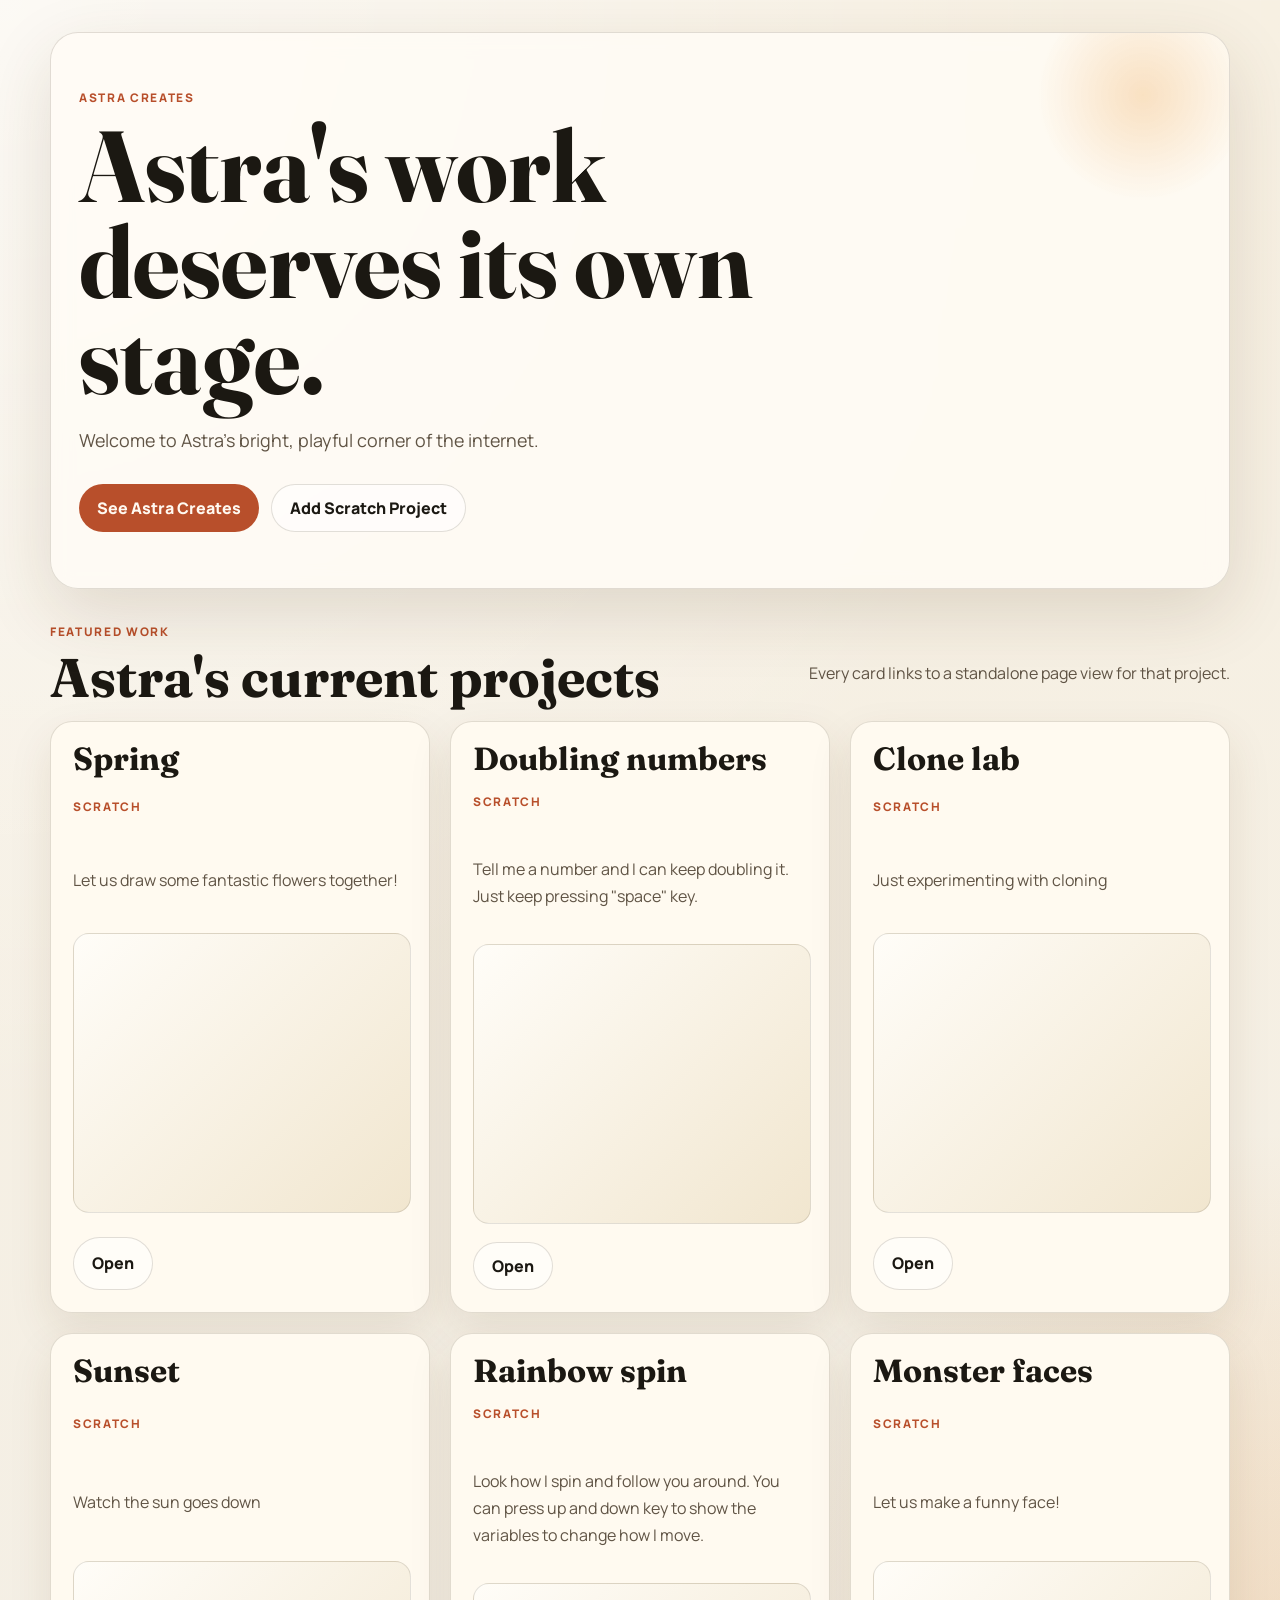
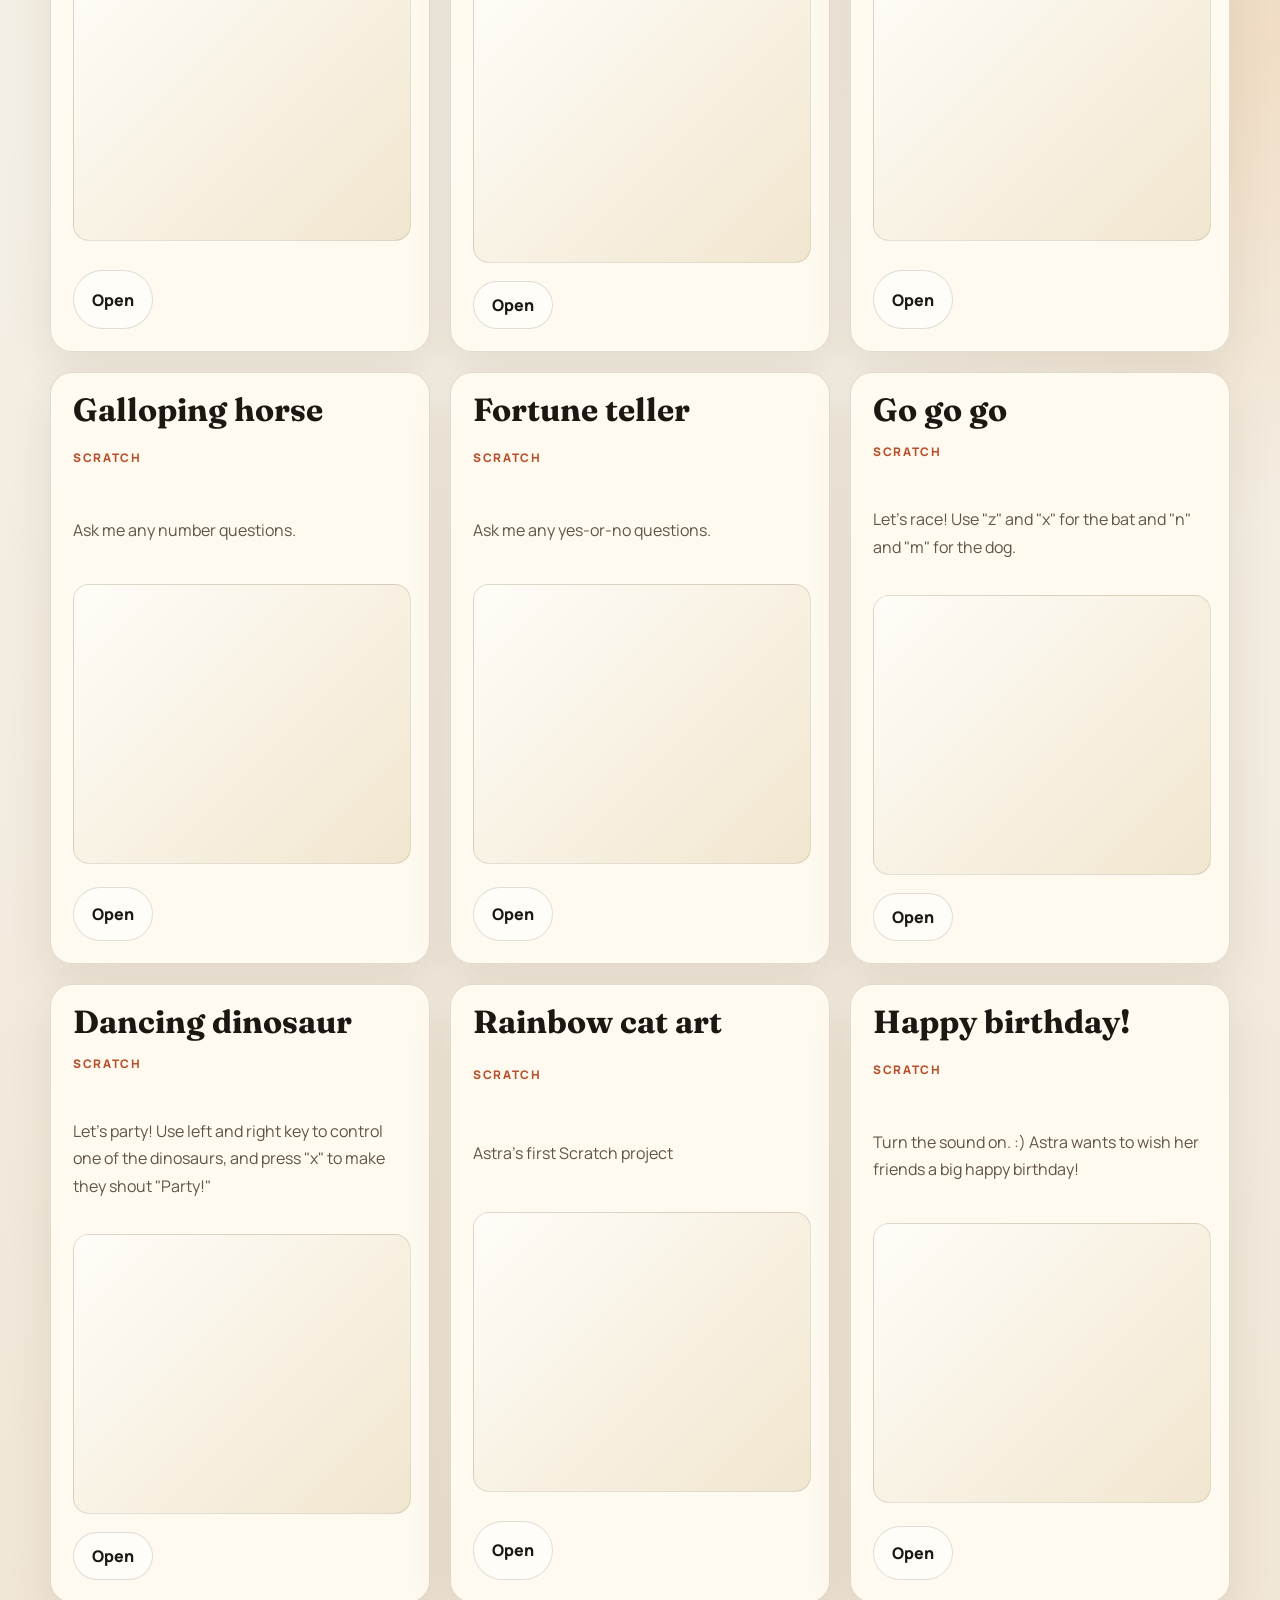
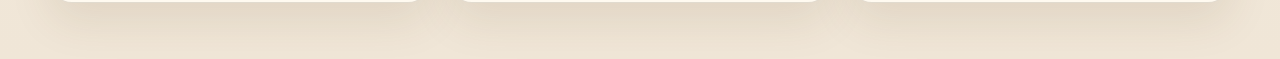
<file: index.html>
<!DOCTYPE html>
<html lang="en">
  <head>
    <meta charset="UTF-8" />
    <meta name="viewport" content="width=device-width, initial-scale=1.0" />
    <title>Astra Creates</title>
    <meta
      name="description"
      content="A public home for Astra's Scratch projects and creative work."
    />
    <link rel="preconnect" href="https://fonts.googleapis.com" />
    <link rel="preconnect" href="https://fonts.gstatic.com" crossorigin />
    <link
      href="https://fonts.googleapis.com/css2?family=Fraunces:opsz,wght@9..144,600;9..144,700&family=Manrope:wght@400;500;700;800&display=swap"
      rel="stylesheet"
    />
    <link rel="stylesheet" href="./styles.css" />
  </head>
  <body>
    <div class="page-shell">
      <header class="hero">
        <p class="eyebrow">Astra Creates</p>
        <h1>Astra's work deserves its own stage.</h1>
        <p class="hero-copy">
          Welcome to Astra's bright, playful corner of the internet.
        </p>
        <div class="hero-actions">
          <a href="#gallery" class="button button-primary">See Astra Creates</a>
          <button id="open-modal-button" class="button button-secondary" type="button">
            Add Scratch Project
          </button>
        </div>
      </header>

      <main>
        <section id="gallery" class="gallery-section">
          <div class="section-heading">
            <div>
              <p class="section-label">Featured Work</p>
              <h2>Astra's current projects</h2>
            </div>
            <p class="section-copy">
              Every card links to a standalone page view for that project.
            </p>
          </div>

          <div id="project-grid" class="project-grid" aria-live="polite"></div>
        </section>
      </main>
    </div>

    <div
      id="project-modal"
      class="modal"
      aria-hidden="true"
      role="dialog"
      aria-modal="true"
      aria-labelledby="modal-title"
    >
      <div class="modal-backdrop" data-close-modal="true"></div>
      <div class="modal-panel">
        <button
          class="modal-close"
          id="close-modal-button"
          type="button"
          aria-label="Close add project dialog"
        >
          ×
        </button>

        <p class="section-label">Add Scratch Work</p>
        <h2 id="modal-title">Create a new Astra Creates page</h2>
        <p class="modal-copy">
          Paste the Scratch embed code below. The project will appear on the homepage
          and get its own standalone detail page link.
        </p>
        <p class="modal-copy">
          Add your GitHub token once in this browser, then the site can update
          <code>projects.js</code> and publish the project live directly.
        </p>

        <form id="project-form" class="project-form">
          <label class="field">
            <span>Project title from Scratch</span>
            <input
              id="project-title"
              name="title"
              type="text"
              placeholder="Use the same title as the Scratch project"
              required
            />
          </label>

          <label class="field">
            <span>Short description</span>
            <textarea
              id="project-summary"
              name="summary"
              rows="3"
              placeholder="What Astra made and why it's special."
              required
            ></textarea>
          </label>

          <label class="field">
            <span>Category</span>
            <input
              id="project-tag"
              name="tag"
              type="text"
              placeholder="Game, Story, Animation"
              required
            />
          </label>

          <label class="field">
            <span>Scratch embed code</span>
            <textarea
              id="project-embed"
              name="embed"
              rows="6"
              placeholder='<iframe src="https://scratch.mit.edu/projects/1306323320/embed" allowtransparency="true" width="485" height="402" frameborder="0" scrolling="no" allowfullscreen></iframe>'
              required
            ></textarea>
          </label>

          <label class="field">
            <span>GitHub token</span>
            <input
              id="github-token"
              name="githubToken"
              type="password"
              placeholder="Token with repository contents write access"
              autocomplete="off"
              required
            />
          </label>

          <p id="form-status" class="form-status" role="status" aria-live="polite"></p>

          <div class="form-actions">
            <button class="button button-primary" type="submit">Add And Publish Live</button>
            <button class="button button-secondary" id="cancel-modal-button" type="button">
              Cancel
            </button>
          </div>
        </form>
      </div>
    </div>

    <script src="./projects.js"></script>
    <script src="./script.js"></script>
  </body>
</html>
</file>
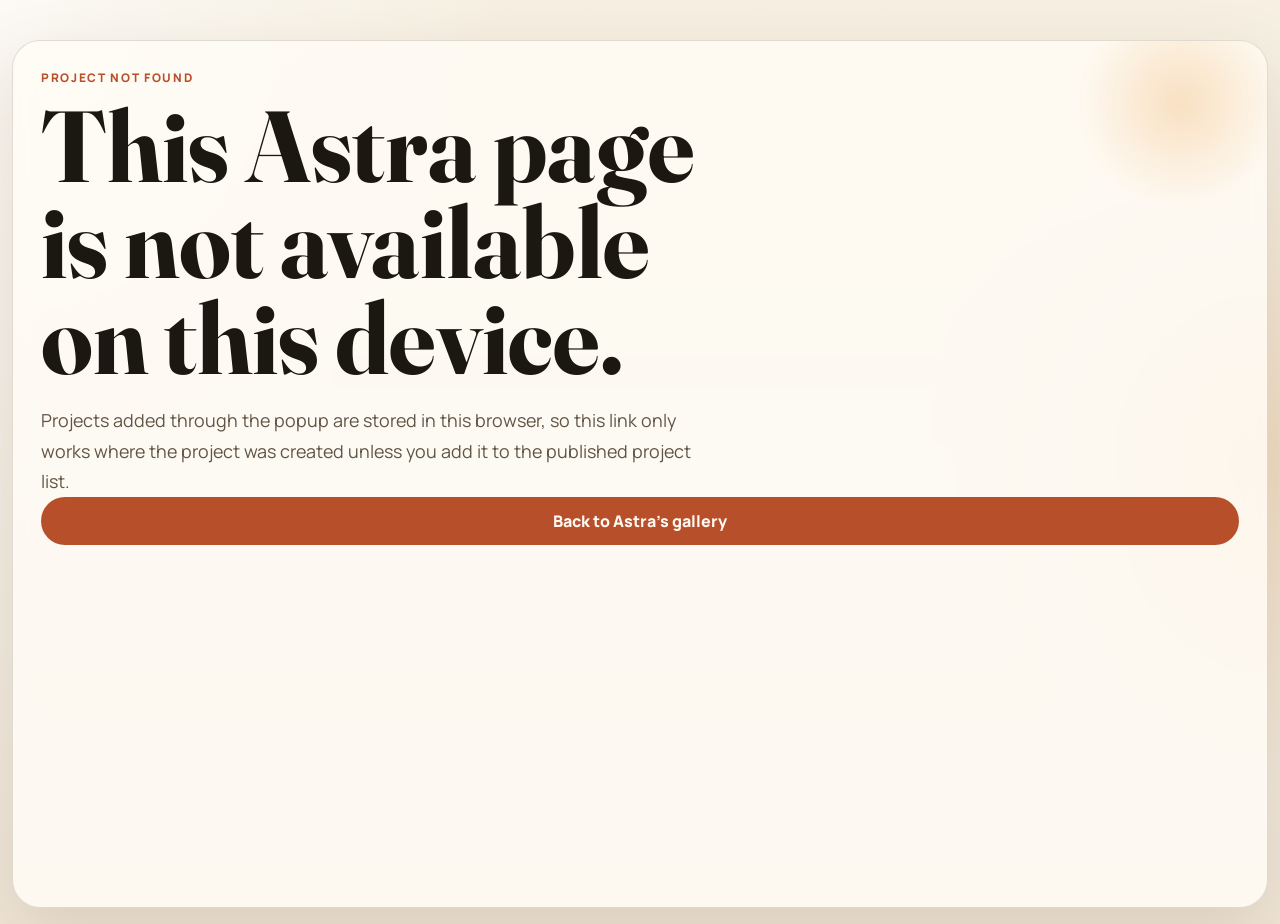
<file: project.html>
<!DOCTYPE html>
<html lang="en">
  <head>
    <meta charset="UTF-8" />
    <meta name="viewport" content="width=device-width, initial-scale=1.0" />
    <title>Astra Creates</title>
    <meta
      name="description"
      content="A dedicated page for one of Astra's shared Scratch projects."
    />
    <link rel="preconnect" href="https://fonts.googleapis.com" />
    <link rel="preconnect" href="https://fonts.gstatic.com" crossorigin />
    <link
      href="https://fonts.googleapis.com/css2?family=Fraunces:opsz,wght@9..144,600;9..144,700&family=Manrope:wght@400;500;700;800&display=swap"
      rel="stylesheet"
    />
    <link rel="stylesheet" href="./styles.css" />
  </head>
  <body>
    <div class="page-shell detail-shell">
      <main id="project-detail-root"></main>
    </div>

    <script src="./projects.js"></script>
    <script src="./project.js"></script>
  </body>
</html>
</file>
<file: styles.css>
:root {
  --bg: #f4efe5;
  --surface: rgba(255, 252, 246, 0.82);
  --surface-strong: #fffaf0;
  --surface-deep: #201913;
  --text: #1b1812;
  --muted: #605445;
  --line: rgba(48, 34, 12, 0.14);
  --primary: #b84f2b;
  --primary-deep: #8b3518;
  --shadow: 0 24px 70px rgba(77, 48, 18, 0.14);
  --radius-xl: 28px;
  --radius-lg: 22px;
  --radius-md: 16px;
}

* {
  box-sizing: border-box;
}

html {
  scroll-behavior: smooth;
}

body {
  margin: 0;
  min-height: 100vh;
  font-family: "Manrope", sans-serif;
  color: var(--text);
  background:
    radial-gradient(circle at top left, rgba(255, 255, 255, 0.65), transparent 32%),
    radial-gradient(circle at right center, rgba(229, 162, 92, 0.24), transparent 24%),
    linear-gradient(180deg, #f7f0e2 0%, var(--bg) 54%, #f0e6d7 100%);
}

body::before {
  content: "";
  position: fixed;
  inset: 0;
  pointer-events: none;
  background-image:
    linear-gradient(rgba(255, 255, 255, 0.08) 1px, transparent 1px),
    linear-gradient(90deg, rgba(255, 255, 255, 0.08) 1px, transparent 1px);
  background-size: 42px 42px;
  mask-image: linear-gradient(180deg, rgba(0, 0, 0, 0.7), transparent 85%);
}

.page-shell {
  width: min(1180px, calc(100vw - 32px));
  margin: 0 auto;
  padding: 32px 0 56px;
}

.detail-shell {
  width: min(100vw - 24px, 1600px);
  display: block;
  min-height: 100vh;
  padding-top: 16px;
  padding-bottom: 16px;
}

.hero,
.intro-panel,
.detail-card {
  position: relative;
  overflow: hidden;
  border: 1px solid var(--line);
  border-radius: var(--radius-xl);
  background: var(--surface);
  backdrop-filter: blur(10px);
  box-shadow: var(--shadow);
}

.hero {
  padding: 56px 28px;
}

.hero::after,
.detail-card::after {
  content: "";
  position: absolute;
  width: 220px;
  aspect-ratio: 1;
  border-radius: 50%;
  background: radial-gradient(circle, rgba(240, 176, 99, 0.34), transparent 68%);
  top: -48px;
  right: -24px;
}

.eyebrow,
.section-label,
.project-tag {
  text-transform: uppercase;
  letter-spacing: 0.14em;
  font-size: 0.74rem;
  font-weight: 800;
}

.eyebrow,
.section-label,
.project-tag {
  color: var(--primary);
  margin: 0 0 12px;
}

h1,
h2,
h3 {
  font-family: "Fraunces", serif;
  line-height: 0.95;
  margin: 0;
}

h1 {
  max-width: 11ch;
  font-size: clamp(3rem, 8vw, 6.3rem);
}

h2 {
  font-size: clamp(2rem, 4.5vw, 3.4rem);
}

h3 {
  font-size: clamp(1.55rem, 3vw, 2rem);
}

.detail-title {
  max-width: 14ch;
}

.hero-copy,
.section-copy,
.intro-panel p,
.project-copy,
.modal-copy,
.form-status {
  color: var(--muted);
  line-height: 1.7;
  font-size: 1rem;
}

.hero-copy {
  max-width: 680px;
  margin: 20px 0 0;
  font-size: 1.12rem;
}

.hero-actions,
.form-actions,
.project-actions {
  display: flex;
  flex-wrap: wrap;
  gap: 12px;
}

.hero-actions {
  margin-top: 28px;
}

.button {
  display: inline-flex;
  align-items: center;
  justify-content: center;
  min-height: 48px;
  padding: 0 18px;
  border: 0;
  border-radius: 999px;
  text-decoration: none;
  font: inherit;
  font-weight: 800;
  cursor: pointer;
  transition: transform 180ms ease, background-color 180ms ease, color 180ms ease;
}

.button:hover,
.button:focus-visible {
  transform: translateY(-2px);
}

.button-primary {
  background: var(--primary);
  color: #fff9f1;
}

.button-primary:hover,
.button-primary:focus-visible {
  background: var(--primary-deep);
}

.button-secondary {
  color: var(--text);
  border: 1px solid var(--line);
  background: rgba(255, 255, 255, 0.54);
}

.intro-panel,
.detail-card {
  margin-top: 24px;
  padding: 28px;
}

.detail-card {
  min-height: calc(100vh - 32px);
  display: flex;
  flex-direction: column;
}

.intro-panel {
  display: grid;
  gap: 16px;
  align-items: end;
  grid-template-columns: 1.2fr 1fr;
}

.gallery-section {
  margin-top: 34px;
}

.section-heading {
  display: flex;
  gap: 24px;
  justify-content: space-between;
  align-items: end;
  margin-bottom: 18px;
}

.project-grid {
  display: grid;
  grid-template-columns: repeat(auto-fit, minmax(min(100%, 320px), 1fr));
  gap: 20px;
}

.project-card {
  display: grid;
  gap: 18px;
  padding: 22px;
  border-radius: var(--radius-lg);
  border: 1px solid var(--line);
  background: var(--surface-strong);
  box-shadow: 0 18px 44px rgba(89, 55, 18, 0.1);
  transform: translateY(16px);
  opacity: 0;
  animation: rise-in 560ms ease forwards;
}

.project-card:nth-child(2) {
  animation-delay: 100ms;
}

.project-card:nth-child(3) {
  animation-delay: 200ms;
}

.project-card:nth-child(4) {
  animation-delay: 300ms;
}

.project-embed {
  overflow: hidden;
  border-radius: var(--radius-md);
  border: 1px solid rgba(34, 27, 15, 0.12);
  background: linear-gradient(135deg, #fffdf8, #f1e6cf);
  min-height: 280px;
  aspect-ratio: 485 / 402;
  display: grid;
  place-items: center;
}

.detail-embed {
  margin-top: 28px;
  min-height: min(72vh, 920px);
  aspect-ratio: auto;
  flex: 1;
}

.project-embed iframe {
  display: block;
  width: 100%;
  max-width: 100%;
  height: 100%;
  border: 0;
}

.detail-embed iframe {
  width: 100%;
  height: 100%;
  min-height: min(72vh, 920px);
  border: 0;
}

.empty-state {
  padding: 28px;
  border-radius: var(--radius-lg);
  border: 1px dashed var(--line);
  background: rgba(255, 252, 246, 0.7);
  color: var(--muted);
}

.modal {
  position: fixed;
  inset: 0;
  display: none;
  z-index: 30;
}

.modal.is-open {
  display: block;
}

.modal-backdrop {
  position: absolute;
  inset: 0;
  background: rgba(24, 16, 8, 0.56);
  backdrop-filter: blur(6px);
}

.modal-panel {
  position: relative;
  width: min(760px, calc(100vw - 24px));
  max-height: calc(100vh - 32px);
  margin: 16px auto;
  padding: 28px;
  border-radius: var(--radius-xl);
  border: 1px solid rgba(255, 246, 232, 0.28);
  background: rgba(255, 250, 242, 0.96);
  box-shadow: 0 28px 90px rgba(0, 0, 0, 0.24);
  overflow: auto;
}

.modal-close {
  position: absolute;
  top: 12px;
  right: 12px;
  width: 42px;
  height: 42px;
  border: 0;
  border-radius: 50%;
  background: rgba(32, 25, 19, 0.08);
  color: var(--text);
  font-size: 1.8rem;
  cursor: pointer;
}

.project-form {
  display: grid;
  gap: 16px;
  margin-top: 18px;
}

.field {
  display: grid;
  gap: 8px;
}

.field span {
  font-weight: 700;
}

.field input,
.field textarea {
  width: 100%;
  padding: 14px 16px;
  border: 1px solid rgba(52, 36, 18, 0.16);
  border-radius: 14px;
  background: rgba(255, 255, 255, 0.9);
  color: var(--text);
  font: inherit;
}

.field textarea {
  resize: vertical;
}

.field input:focus,
.field textarea:focus,
.button:focus-visible,
.modal-close:focus-visible {
  outline: 3px solid rgba(184, 79, 43, 0.22);
  outline-offset: 2px;
}

.form-status a {
  color: var(--primary-deep);
  font-weight: 700;
}

@keyframes rise-in {
  from {
    transform: translateY(16px);
    opacity: 0;
  }

  to {
    transform: translateY(0);
    opacity: 1;
  }
}

@media (max-width: 880px) {
  .intro-panel,
  .project-grid {
    grid-template-columns: 1fr;
  }

  .section-heading {
    display: grid;
  }
}

@media (max-width: 640px) {
  .page-shell {
    width: min(100vw - 20px, 1180px);
    padding-top: 20px;
    padding-bottom: 40px;
  }

  .detail-shell {
    width: min(100vw - 12px, 1600px);
    padding-top: 6px;
    padding-bottom: 6px;
  }

  .hero,
  .intro-panel,
  .detail-card,
  .modal-panel {
    padding: 24px 18px;
  }

  .project-card {
    padding: 16px;
  }

  .project-embed {
    min-height: 210px;
  }

  .detail-embed {
    min-height: min(58vh, 520px);
  }

  .detail-embed iframe {
    min-height: min(58vh, 520px);
  }

  .modal-panel {
    margin-top: 16px;
    margin-bottom: 16px;
  }

  .hero-actions,
  .form-actions,
  .project-actions {
    flex-direction: column;
  }

  .button {
    width: 100%;
  }
}

@media (max-width: 420px) {
  h1 {
    font-size: clamp(2.4rem, 13vw, 3.4rem);
  }

  h2 {
    font-size: clamp(1.8rem, 10vw, 2.4rem);
  }

  .project-card {
    gap: 14px;
  }

  .project-embed {
    min-height: 190px;
  }
}
</file>
